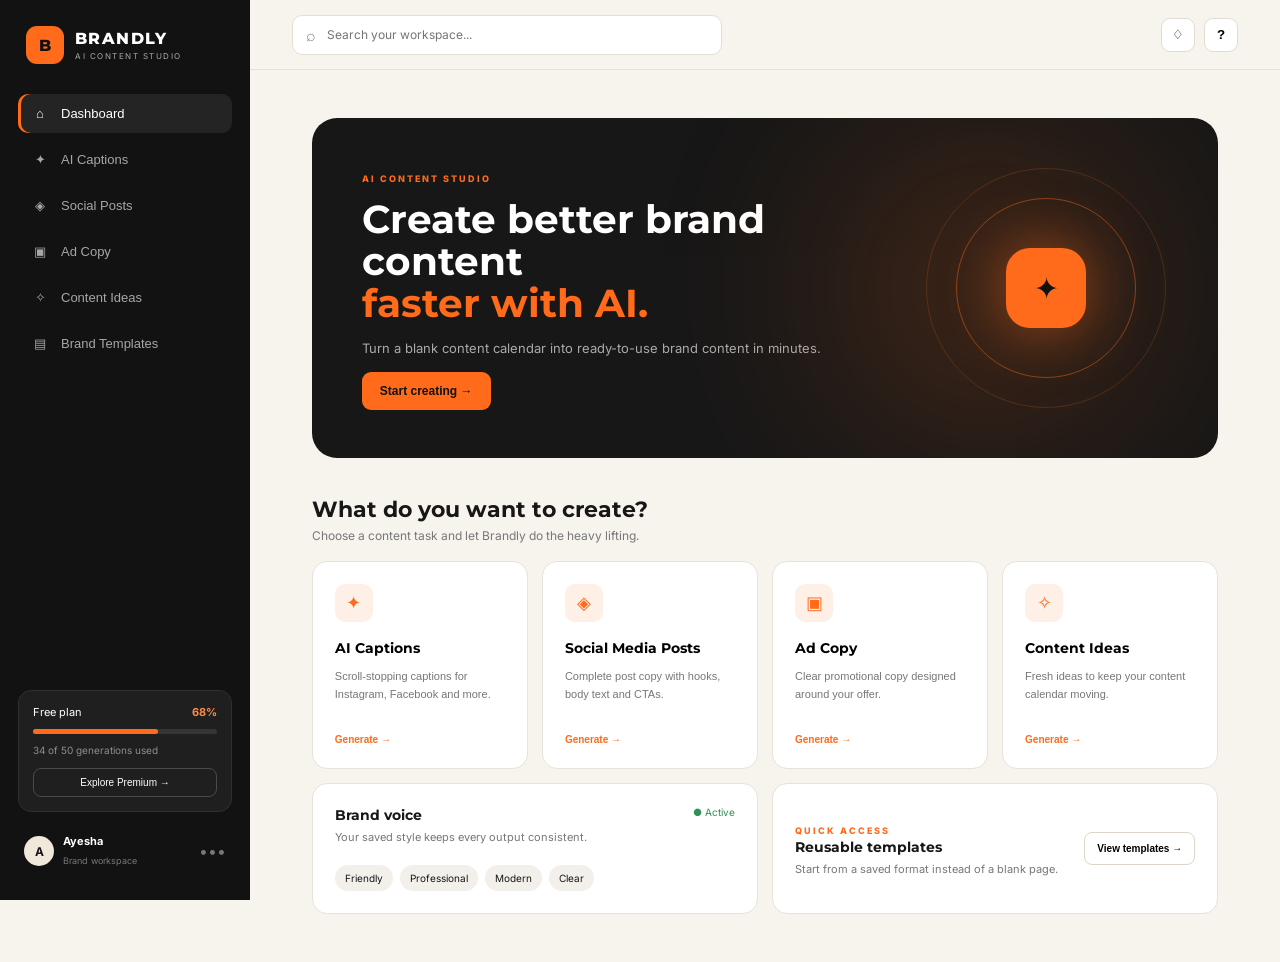
<file: index.html>
<!DOCTYPE html>
<html lang="en">
<head>
  <meta charset="UTF-8" />
  <meta name="viewport" content="width=device-width, initial-scale=1.0" />
  <title>Brandly AI — Content Studio</title>
  <meta name="description" content="Brandly AI — Create better brand content faster with AI." />
  <link rel="preconnect" href="https://fonts.googleapis.com">
  <link rel="preconnect" href="https://fonts.gstatic.com" crossorigin>
  <link href="https://fonts.googleapis.com/css2?family=Inter:wght@400;500;600;700&family=Montserrat:wght@600;700;800&display=swap" rel="stylesheet">
  <link rel="stylesheet" href="style.css" />
</head>
<body>
  <div class="app-shell">
    <aside class="sidebar">
      <div class="brand">
        <div class="brand-mark">B</div>
        <div>
          <div class="brand-name">BRANDLY</div>
          <div class="brand-sub">AI CONTENT STUDIO</div>
        </div>
      </div>

      <nav class="nav">
        <button class="nav-item active" data-tab="dashboard"><span>⌂</span> Dashboard</button>
        <button class="nav-item" data-tab="captions"><span>✦</span> AI Captions</button>
        <button class="nav-item" data-tab="social"><span>◈</span> Social Posts</button>
        <button class="nav-item" data-tab="ads"><span>▣</span> Ad Copy</button>
        <button class="nav-item" data-tab="ideas"><span>✧</span> Content Ideas</button>
        <button class="nav-item" data-tab="templates"><span>▤</span> Brand Templates</button>
      </nav>

      <div class="sidebar-bottom">
        <div class="usage-card">
          <div class="usage-head"><span>Free plan</span><b>68%</b></div>
          <div class="progress"><div></div></div>
          <p>34 of 50 generations used</p>
          <button class="upgrade-btn">Explore Premium →</button>
        </div>
        <div class="profile">
          <div class="avatar">A</div>
          <div><b>Ayesha</b><small>Brand workspace</small></div>
          <span class="dots">•••</span>
        </div>
      </div>
    </aside>

    <main class="main">
      <header class="topbar">
        <div class="mobile-brand"><span class="brand-mark">B</span><b>BRANDLY</b></div>
        <div class="search"><span>⌕</span><input id="globalSearch" placeholder="Search your workspace..." /></div>
        <div class="top-actions">
          <button class="icon-btn" title="Notifications">♢</button>
          <button class="help-btn">?</button>
        </div>
      </header>

      <section id="dashboard" class="tab active-tab">
        <div class="hero">
          <div>
            <span class="eyebrow">AI CONTENT STUDIO</span>
            <h1>Create better brand content<br><em>faster with AI.</em></h1>
            <p>Turn a blank content calendar into ready-to-use brand content in minutes.</p>
            <button class="primary" onclick="showTab('captions')">Start creating <span>→</span></button>
          </div>
          <div class="hero-orb">
            <div class="orb-ring ring1"></div><div class="orb-ring ring2"></div>
            <div class="orb-core">✦</div>
          </div>
        </div>

        <div class="section-title">
          <div><h2>What do you want to create?</h2><p>Choose a content task and let Brandly do the heavy lifting.</p></div>
        </div>

        <div class="tool-grid">
          <button class="tool-card" onclick="showTab('captions')"><div class="tool-icon">✦</div><h3>AI Captions</h3><p>Scroll-stopping captions for Instagram, Facebook and more.</p><span>Generate →</span></button>
          <button class="tool-card" onclick="showTab('social')"><div class="tool-icon">◈</div><h3>Social Media Posts</h3><p>Complete post copy with hooks, body text and CTAs.</p><span>Generate →</span></button>
          <button class="tool-card" onclick="showTab('ads')"><div class="tool-icon">▣</div><h3>Ad Copy</h3><p>Clear promotional copy designed around your offer.</p><span>Generate →</span></button>
          <button class="tool-card" onclick="showTab('ideas')"><div class="tool-icon">✧</div><h3>Content Ideas</h3><p>Fresh ideas to keep your content calendar moving.</p><span>Generate →</span></button>
        </div>

        <div class="lower-grid">
          <div class="panel">
            <div class="panel-head"><div><h3>Brand voice</h3><p>Your saved style keeps every output consistent.</p></div><span class="status-dot">● Active</span></div>
            <div class="voice-row"><span>Friendly</span><span>Professional</span><span>Modern</span><span>Clear</span></div>
          </div>
          <div class="panel template-preview">
            <div><span class="eyebrow">QUICK ACCESS</span><h3>Reusable templates</h3><p>Start from a saved format instead of a blank page.</p></div>
            <button class="secondary" onclick="showTab('templates')">View templates →</button>
          </div>
        </div>
      </section>

      <section id="captions" class="tab">
        <div class="page-heading"><span class="eyebrow">AI WRITER</span><h1>AI Captions</h1><p>Generate on-brand captions for your next post.</p></div>
        <div class="generator-layout"><div class="panel form-panel">
          <label>What are you posting about?</label><textarea id="captionTopic" placeholder="e.g. Launching our new eco-friendly water bottle..."></textarea>
          <div class="two-col"><div><label>Platform</label><select id="captionPlatform"><option>Instagram</option><option>Facebook</option><option>LinkedIn</option></select></div><div><label>Tone</label><select id="captionTone"><option>Friendly</option><option>Professional</option><option>Playful</option></select></div></div>
          <label>Call to action</label><input id="captionCTA" placeholder="e.g. Shop now / Learn more" />
          <button class="primary full" onclick="generate('caption')">✦ Generate caption</button>
        </div><div class="panel output-panel"><div class="output-head"><h3>Generated result</h3><button onclick="copyOutput()">Copy</button></div><div id="output" class="output empty">Your AI-generated content will appear here.</div></div></div>
      </section>

      <section id="social" class="tab">
        <div class="page-heading"><span class="eyebrow">SOCIAL CONTENT</span><h1>Social Media Post Generator</h1><p>Create complete, ready-to-publish posts.</p></div>
        <div class="generator-layout"><div class="panel form-panel">
          <label>Post brief</label><textarea id="socialTopic" placeholder="Describe your product, announcement or campaign..."></textarea>
          <div class="two-col"><div><label>Platform</label><select id="socialPlatform"><option>Instagram</option><option>Facebook</option><option>LinkedIn</option></select></div><div><label>Goal</label><select id="socialGoal"><option>Engagement</option><option>Sales</option><option>Awareness</option></select></div></div>
          <button class="primary full" onclick="generate('social')">✦ Generate social post</button>
        </div><div class="panel output-panel"><div class="output-head"><h3>Generated result</h3><button onclick="copyOutput()">Copy</button></div><div id="output" class="output empty">Your AI-generated content will appear here.</div></div></div>
      </section>

      <section id="ads" class="tab">
        <div class="page-heading"><span class="eyebrow">ADVERTISING</span><h1>Ad Copy Generator</h1><p>Build concise copy around your product and offer.</p></div>
        <div class="generator-layout"><div class="panel form-panel">
          <label>Product / service</label><input id="adProduct" placeholder="e.g. HydroPak reusable bottle" />
          <label>Offer / key benefit</label><textarea id="adBenefit" placeholder="What makes the offer useful or different?"></textarea>
          <div class="two-col"><div><label>Channel</label><select><option>Meta Ads</option><option>Google Ads</option><option>LinkedIn Ads</option></select></div><div><label>Style</label><select><option>Clear & direct</option><option>Premium</option><option>Friendly</option></select></div></div>
          <button class="primary full" onclick="generate('ad')">✦ Generate ad copy</button>
        </div><div class="panel output-panel"><div class="output-head"><h3>Generated result</h3><button onclick="copyOutput()">Copy</button></div><div id="output" class="output empty">Your AI-generated content will appear here.</div></div></div>
      </section>

      <section id="ideas" class="tab">
        <div class="page-heading"><span class="eyebrow">BRAINSTORM</span><h1>Content Ideas</h1><p>Never start your content calendar from zero again.</p></div>
        <div class="generator-layout"><div class="panel form-panel">
          <label>Brand / niche</label><input id="ideaNiche" placeholder="e.g. Pakistani skincare startup" />
          <label>What do you want to achieve?</label><select id="ideaGoal"><option>Grow engagement</option><option>Increase sales</option><option>Build awareness</option></select>
          <label>Number of ideas</label><select id="ideaCount"><option>5</option><option>8</option><option>10</option></select>
          <button class="primary full" onclick="generate('ideas')">✦ Generate ideas</button>
        </div><div class="panel output-panel"><div class="output-head"><h3>Content calendar ideas</h3><button onclick="copyOutput()">Copy</button></div><div id="output" class="output empty">Your ideas will appear here.</div></div></div>
      </section>

      <section id="templates" class="tab">
        <div class="page-heading"><span class="eyebrow">BRAND SYSTEM</span><h1>Brand Templates</h1><p>Reusable formats help keep your communication consistent.</p></div>
        <div class="template-grid">
          <div class="template-card"><div class="template-top orange">PRODUCT LAUNCH</div><h3>Product Launch</h3><p>Hook → product benefit → proof → CTA.</p><button onclick="useTemplate('Product Launch')">Use template →</button></div>
          <div class="template-card"><div class="template-top cream">PROMOTION</div><h3>Limited-Time Offer</h3><p>Offer → urgency → value → CTA.</p><button onclick="useTemplate('Limited-Time Offer')">Use template →</button></div>
          <div class="template-card"><div class="template-top dark">EDUCATIONAL</div><h3>Educational Post</h3><p>Question → useful insight → takeaway.</p><button onclick="useTemplate('Educational Post')">Use template →</button></div>
          <div class="template-card"><div class="template-top outline">STORY</div><h3>Brand Story</h3><p>Problem → journey → solution → message.</p><button onclick="useTemplate('Brand Story')">Use template →</button></div>
        </div>
      </section>
    </main>
  </div>
  <div id="toast" class="toast">Copied!</div>
  <script src="script.js"></script>
</body>
</html>
</file>
<file: style.css>
*{box-sizing:border-box}body{margin:0;background:#f7f4ee;color:#171717;font-family:Inter,Arial,sans-serif}.app-shell{display:flex;min-height:100vh}.sidebar{width:250px;background:#121212;color:#fff;padding:26px 18px;display:flex;flex-direction:column;position:fixed;inset:0 auto 0 0}.brand{display:flex;gap:11px;align-items:center;padding:0 8px 30px}.brand-mark{width:38px;height:38px;border-radius:11px;background:#ff6b1a;color:#111;display:grid;place-items:center;font-family:Montserrat;font-weight:800}.brand-name{font-family:Montserrat;font-weight:800;letter-spacing:1.4px}.brand-sub{font-size:8px;letter-spacing:1.5px;color:#a9a9a9;margin-top:3px}.nav{display:grid;gap:7px}.nav-item{border:0;background:transparent;color:#a7a7a7;text-align:left;padding:12px 13px;border-radius:10px;font-size:13px;cursor:pointer;display:flex;gap:12px;align-items:center}.nav-item span{width:18px;text-align:center}.nav-item:hover,.nav-item.active{background:#242424;color:#fff}.nav-item.active{box-shadow:inset 3px 0 #ff6b1a}.sidebar-bottom{margin-top:auto}.usage-card{background:#1f1f1f;border:1px solid #303030;border-radius:13px;padding:14px;margin-bottom:16px}.usage-head{display:flex;justify-content:space-between;font-size:11px}.usage-head b{color:#ff8b4b}.progress{height:5px;background:#353535;border-radius:10px;margin:10px 0}.progress div{height:100%;width:68%;background:#ff6b1a;border-radius:10px}.usage-card p{font-size:10px;color:#8e8e8e;margin:0 0 12px}.upgrade-btn{width:100%;border:1px solid #4a4a4a;background:transparent;color:#fff;border-radius:8px;padding:8px;font-size:10px}.profile{display:flex;gap:9px;align-items:center;padding:6px}.avatar{width:30px;height:30px;border-radius:50%;background:#efe8db;color:#171717;display:grid;place-items:center;font-weight:700;font-size:12px}.profile b{display:block;font-size:11px}.profile small{color:#777;font-size:9px}.dots{margin-left:auto;color:#777}.main{margin-left:250px;width:calc(100% - 250px)}.topbar{height:70px;background:#f7f4ee;border-bottom:1px solid #e6e1d8;display:flex;align-items:center;justify-content:space-between;padding:0 42px;position:sticky;top:0;z-index:5}.search{width:min(430px,50%);background:#fff;border:1px solid #e4ded4;border-radius:10px;padding:9px 13px;display:flex;gap:9px;align-items:center;color:#888}.search input{border:0;outline:0;width:100%;font:inherit;font-size:12px;background:transparent}.top-actions{display:flex;gap:9px}.icon-btn,.help-btn{border:1px solid #e1dcd3;background:#fff;width:34px;height:34px;border-radius:9px}.help-btn{font-weight:700}.tab{display:none;padding:48px 6%;max-width:1250px;margin:auto}.active-tab{display:block}.hero{min-height:330px;background:#171717;border-radius:25px;color:#fff;padding:45px 50px;display:flex;align-items:center;justify-content:space-between;overflow:hidden;position:relative}.hero:after{content:"";position:absolute;width:320px;height:320px;border-radius:50%;background:#ff6b1a;filter:blur(100px);opacity:.18;right:70px;top:10px}.eyebrow{font-size:9px;font-weight:800;letter-spacing:2px;color:#ff6b1a}.hero h1{font-family:Montserrat;font-size:39px;line-height:1.08;margin:12px 0}.hero h1 em{color:#ff6b1a;font-style:normal}.hero p{color:#aaa;font-size:13px;max-width:550px;line-height:1.7}.primary{border:0;background:#ff6b1a;color:#111;padding:12px 18px;border-radius:9px;font-weight:800;cursor:pointer;font-size:12px}.primary:hover{transform:translateY(-1px)}.hero-orb{width:250px;height:250px;position:relative;display:grid;place-items:center;z-index:1}.orb-ring{position:absolute;border:1px solid #ff6b1a;border-radius:50%}.ring1{width:180px;height:180px;opacity:.45}.ring2{width:240px;height:240px;opacity:.2}.orb-core{width:80px;height:80px;background:#ff6b1a;color:#111;border-radius:24px;display:grid;place-items:center;font-size:30px;box-shadow:0 0 60px #ff6b1a88}.section-title{margin:38px 0 18px}.section-title h2{font-family:Montserrat;margin:0 0 5px;font-size:22px}.section-title p,.page-heading p{margin:0;color:#777;font-size:12px}.tool-grid{display:grid;grid-template-columns:repeat(4,1fr);gap:14px}.tool-card{background:#fff;border:1px solid #e8e2d9;border-radius:15px;padding:22px;text-align:left;cursor:pointer;transition:.2s}.tool-card:hover{transform:translateY(-3px);border-color:#ff6b1a}.tool-icon{width:38px;height:38px;background:#fff0e7;color:#ff6b1a;border-radius:10px;display:grid;place-items:center;font-size:18px}.tool-card h3{font-family:Montserrat;font-size:14px;margin:17px 0 8px}.tool-card p{font-size:11px;line-height:1.6;color:#777;min-height:52px}.tool-card span{font-size:10px;font-weight:800;color:#ff6b1a}.lower-grid{display:grid;grid-template-columns:1fr 1fr;gap:14px;margin-top:14px}.panel{background:#fff;border:1px solid #e8e2d9;border-radius:15px;padding:22px}.panel-head,.output-head{display:flex;align-items:flex-start;justify-content:space-between}.panel h3{font-family:Montserrat;margin:0 0 5px;font-size:14px}.panel p{font-size:11px;color:#777;margin:0;line-height:1.6}.status-dot{font-size:10px;color:#2e9251}.voice-row{display:flex;gap:7px;flex-wrap:wrap;margin-top:18px}.voice-row span{background:#f3f0eb;padding:7px 10px;border-radius:20px;font-size:10px}.template-preview{display:flex;align-items:center;justify-content:space-between;gap:20px}.secondary{border:1px solid #ddd5ca;background:#fff;padding:10px 12px;border-radius:8px;font-size:10px;font-weight:700;white-space:nowrap}.page-heading{margin-bottom:28px}.page-heading h1{font-family:Montserrat;font-size:32px;margin:8px 0}.generator-layout{display:grid;grid-template-columns:380px 1fr;gap:16px}.form-panel{display:grid;gap:12px;align-content:start}.form-panel label{font-size:10px;font-weight:800;color:#555}.form-panel textarea,.form-panel input,.form-panel select{width:100%;border:1px solid #ded8ce;border-radius:9px;padding:11px;background:#fbfaf8;font:inherit;font-size:11px;outline:none}.form-panel textarea{height:115px;resize:vertical}.form-panel textarea:focus,.form-panel input:focus,.form-panel select:focus{border-color:#ff6b1a}.two-col{display:grid;grid-template-columns:1fr 1fr;gap:10px}.full{width:100%;margin-top:6px}.output-panel{min-height:400px}.output-head{border-bottom:1px solid #eee7df;padding-bottom:14px}.output-head h3{margin:0}.output-head button{border:1px solid #ddd5ca;background:#fff;padding:7px 10px;border-radius:7px;font-size:10px;cursor:pointer}.output{white-space:pre-wrap;font-size:13px;line-height:1.8;padding-top:20px}.output.empty{color:#aaa;font-size:12px}.template-grid{display:grid;grid-template-columns:repeat(2,1fr);gap:16px}.template-card{background:#fff;border:1px solid #e8e2d9;border-radius:15px;overflow:hidden}.template-top{height:120px;padding:20px;font-family:Montserrat;font-weight:800;font-size:12px;letter-spacing:1px;display:flex;align-items:flex-end}.orange{background:#ff6b1a}.cream{background:#eee5d5}.dark{background:#171717;color:#fff}.outline{background:#fff;border-bottom:1px solid #eee}.template-card h3,.template-card p{margin-left:20px;margin-right:20px}.template-card h3{font-family:Montserrat;font-size:15px;margin-top:20px}.template-card p{font-size:11px;color:#777}.template-card button{margin:8px 20px 20px;border:0;background:transparent;color:#ff6b1a;font-weight:800;font-size:10px;padding:0;cursor:pointer}.toast{position:fixed;bottom:25px;right:25px;background:#171717;color:#fff;padding:10px 15px;border-radius:9px;font-size:11px;opacity:0;pointer-events:none;transition:.2s}.toast.show{opacity:1}.mobile-brand{display:none}@media(max-width:900px){.sidebar{width:205px}.main{margin-left:205px;width:calc(100% - 205px)}.tool-grid{grid-template-columns:repeat(2,1fr)}.hero{padding:35px}.hero-orb{display:none}.generator-layout{grid-template-columns:1fr}.lower-grid{grid-template-columns:1fr}}@media(max-width:650px){.sidebar{display:none}.main{margin-left:0;width:100%}.topbar{padding:0 18px}.mobile-brand{display:flex;align-items:center;gap:8px;font-family:Montserrat;font-size:12px}.mobile-brand .brand-mark{width:30px;height:30px}.search{display:none}.tab{padding:28px 18px}.hero{padding:30px 25px}.hero h1{font-size:30px}.tool-grid,.template-grid{grid-template-columns:1fr}.lower-grid{grid-template-columns:1fr}.top-actions{margin-left:auto}.page-heading h1{font-size:26px}}
</file>
